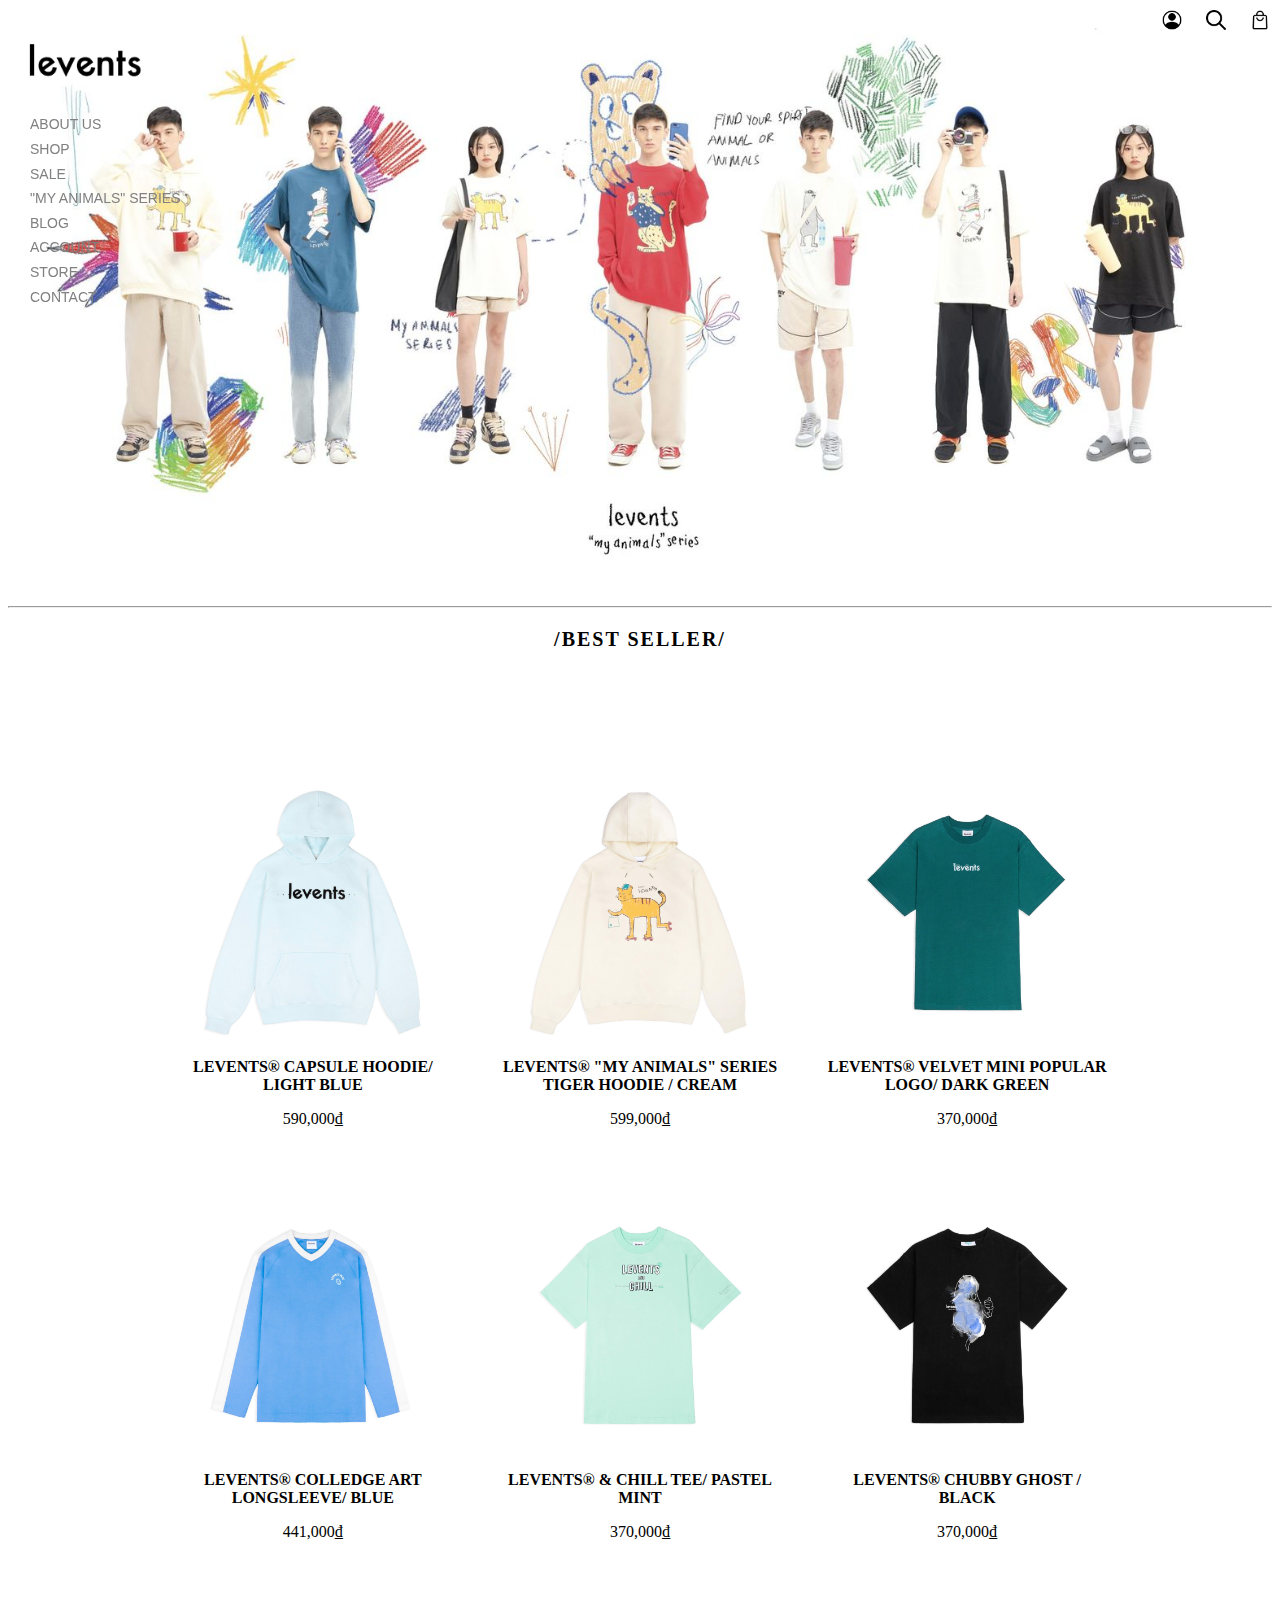
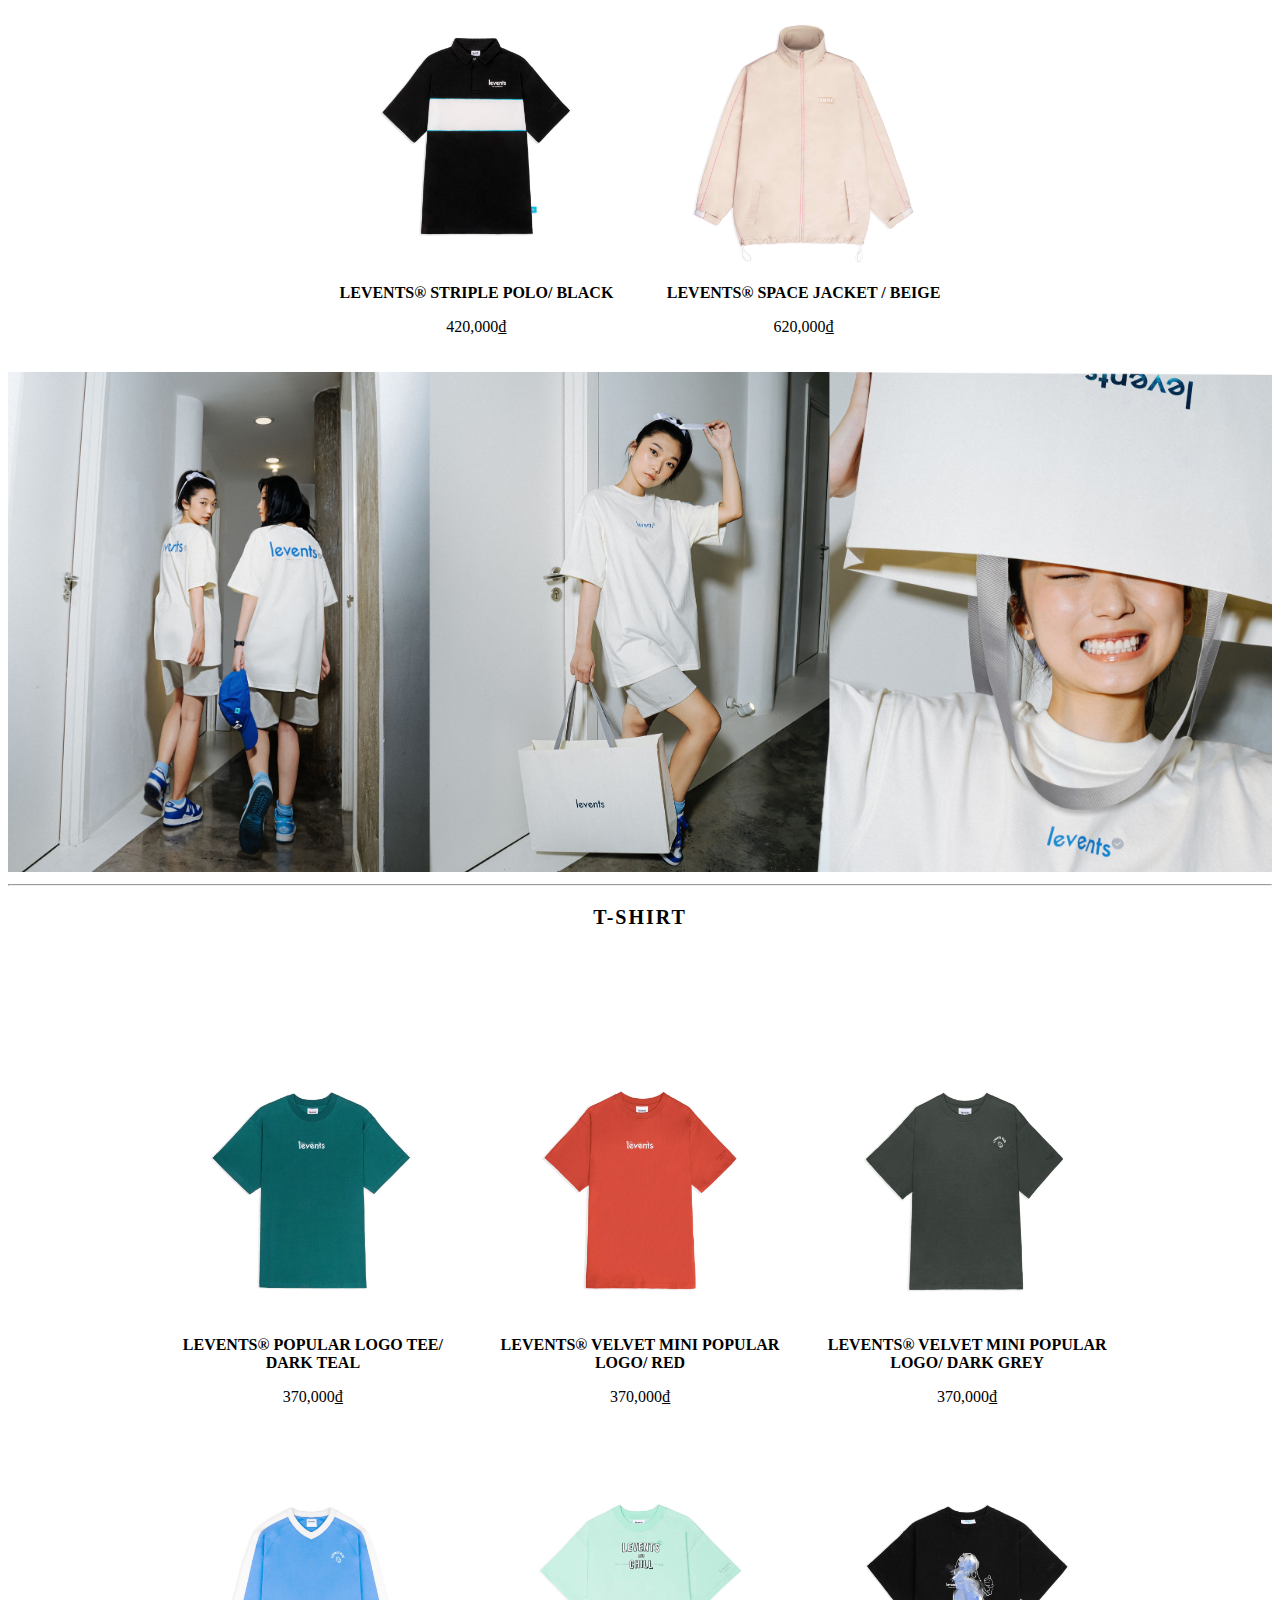
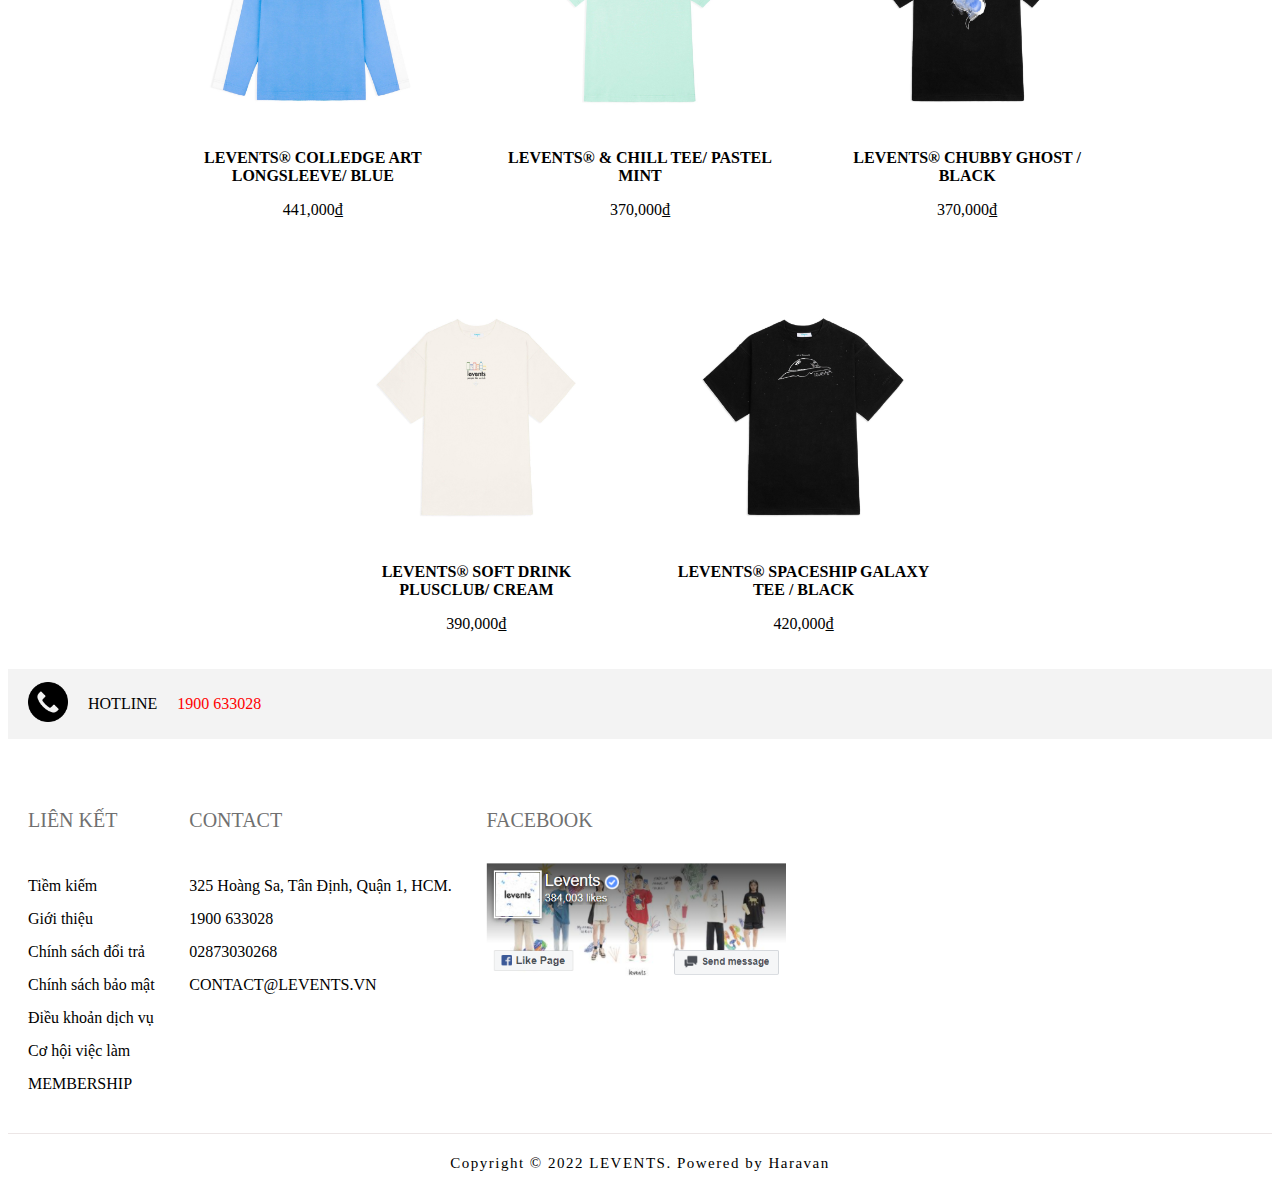
<file: index.html>
<!DOCTYPE html>
<html lang="en">
  <head>
    <meta charset="UTF-8" />
    <meta http-equiv="X-UA-Compatible" content="IE=edge" />
    <meta name="viewport" content="width= , initial-scale=1.0" />
    <title>LEVENTS®</title>
    <link rel="stylesheet" href="./css/mystyle.css" />
    <link href="https://unpkg.com/boxicons@2.1.1/css/boxicons.min.css" rel="stylesheet" />
  </head>
  <body>
    <header>
      <div class="header_left">
        <div class="logo">
          <img src="./icon/logo.png" alt="" />
        </div>
        <ul class="menu">
          <li class="menu_item"><a href="about us.html">About Us</a></li>
          <li class="menu_item"><a href="shop.html">Shop</a></li>
          <li class="menu_item">Sale</li>
          <li class="menu_item"><a href="animals.html">"MY ANIMALS" SERIES</a></li>
          <li class="menu_item">BLOG</li>
          <li class="menu_item">ACCOUNT</li>
          <li class="menu_item">STORE</li>
          <li class="menu_item">CONTACT</li>
        </ul>
      </div>
      <div class="header_right">
        <a class="icon" href="dangnhap.html"><img src="/icon/account.png" alt="" /></a>
        <a class="icon" href=""><img src="/icon/search.png" alt="" /></a>
        <a class="icon" href=""><img src="/icon/bag.png" alt="" /></a>
      </div>
    </header>
   <body>
      <section class="banner">
        <img src="./icon/banner.jpg" alt="" />
        <hr />
      </section>
      <section class="product">
        <h3 class="title">/BEST SELLER/</h3>
        <div class="list-product">
          <div class="product-item">
            <img src="./icon/light blue.jpg" />
            <b>LEVENTS® CAPSULE HOODIE/ LIGHT BLUE</b>
            <p>590,000₫</p>
          </div>
          <div class="product-item">
            <img src="./icon/yellow.jpg" />
            <b>LEVENTS® "MY ANIMALS" SERIES TIGER HOODIE / CREAM</b>
            <p>599,000₫</p>
          </div>
          <div class="product-item">
            <img src="./icon/green.jpg" alt="" />
            <b>LEVENTS® VELVET MINI POPULAR LOGO/ DARK GREEN</b>
            <p>370,000₫</p>
          </div>
          <div class="product-item">
            <img src="./icon/blue.jpg" alt="" />
            <b>LEVENTS® COLLEDGE ART LONGSLEEVE/ BLUE</b>
            <p>441,000₫</p>
          </div>
          <div class="product-item">
            <img src="./icon/mint.jpg" alt="" />
            <b>LEVENTS® & CHILL TEE/ PASTEL MINT</b>
            <p>370,000₫</p>
          </div>
          <div class="product-item">
            <img src="./icon/ghost.jpg" alt="" />
            <b>LEVENTS® CHUBBY GHOST / BLACK</b>
            <p>370,000₫</p>
          </div>
          <div class="product-item">
            <img src="./icon/polo.jpg" alt="" />
            <b>LEVENTS® STRIPLE POLO/ BLACK</b>
            <p>420,000₫</p>
          </div>
          <div class="product-item">
            <img src="./icon/jaclet.jpg" alt="" />
            <b>LEVENTS® SPACE JACKET / BEIGE</b>
            <p>620,000₫</p>
          </div>
        </div>
      </section>
      <div class="banner">
        <img src="./icon/banner2.jpg" alt="" />
        <hr />
      </div>
      <section class="product">
        <h3 class="title">T-SHIRT</h3>
        <div class="list-product">
          <div class="product-item">
            <img src="./icon/green.jpg" />
            <b>LEVENTS® POPULAR LOGO TEE/ DARK TEAL</b>
            <p>370,000₫</p>
          </div>
          <div class="product-item">
            <img src="./icon/red.jpg" />
            <b>LEVENTS® VELVET MINI POPULAR LOGO/ RED</b>
            <p>370,000₫</p>
          </div>
          <div class="product-item">
            <img src="./icon/dark grey.jpg" alt="" />
            <b>LEVENTS® VELVET MINI POPULAR LOGO/ DARK GREY</b>
            <p>370,000₫</p>
          </div>
          <div class="product-item">
            <img src="./icon/blue.jpg" alt="" />
            <b>LEVENTS® COLLEDGE ART LONGSLEEVE/ BLUE</b>
            <p>441,000₫</p>
          </div>
          <div class="product-item">
            <img src="./icon/mint.jpg" alt="" />
            <b>LEVENTS® & CHILL TEE/ PASTEL MINT</b>
            <p>370,000₫</p>
          </div>
          <div class="product-item">
            <img src="./icon/ghost.jpg" alt="" />
            <b>LEVENTS® CHUBBY GHOST / BLACK</b>
            <p>370,000₫</p>
          </div>
          <div class="product-item">
            <img src="./icon/cream.jpg" alt="" />
            <b>LEVENTS® SOFT DRINK PLUSCLUB/ CREAM</b>
            <p>390,000₫</p>
          </div>
          <div class="product-item">
            <img src="./icon/galaxy tee.jpg" alt="" />
            <b>LEVENTS® SPACESHIP GALAXY TEE / BLACK</b>
            <p>420,000₫</p>
          </div>
        </div>
      </section>
    </body>
    <footer>
      <div class="hotline">
        <a class="hotline-item" href=""
          ><img src="/icon/phone-call.png" alt=""
        /></a>
        <p class="hotline-item">HOTLINE</p>
        <p class="hotline-item phone">1900 633028</p>
      </div>
      <div class="info">
        <div class="info-wrap">
          <div class="info-item">
            <div class="info-item-title">LIÊN KẾT</div>
            <a href="">Tiềm kiếm</a>
            <a href="">Giới thiệu</a>
            <a href="">Chính sách đổi trả</a>
            <a href="">Chính sách bảo mật</a>
            <a href="">Điều khoản dịch vụ</a>
            <a href="">Cơ hội việc làm</a>
            <a href="">MEMBERSHIP</a>
          </div>
          <div class="info-item">
            <div class="info-item-title">CONTACT</div>
            <a href="">325 Hoàng Sa, Tân Định, Quận 1, HCM.</a>
            <a href="">1900 633028</a>
            <a href="">02873030268</a>
            <a href="">CONTACT@LEVENTS.VN</a>
          </div>
          <div class="info-item">
            <div class="info-item-title">FACEBOOK</div>
            <img src="/icon/Screenshot 2022-01-16 195734.png" alt="" />
          </div>
        </div>
      </div>
      <div class="botom">
        <p class="line"></p>
        <div class="copyright">
          Copyright © 2022 LEVENTS. Powered by Haravan
        </div>
      </div>
    </footer>
  </body>
</html>
</file>
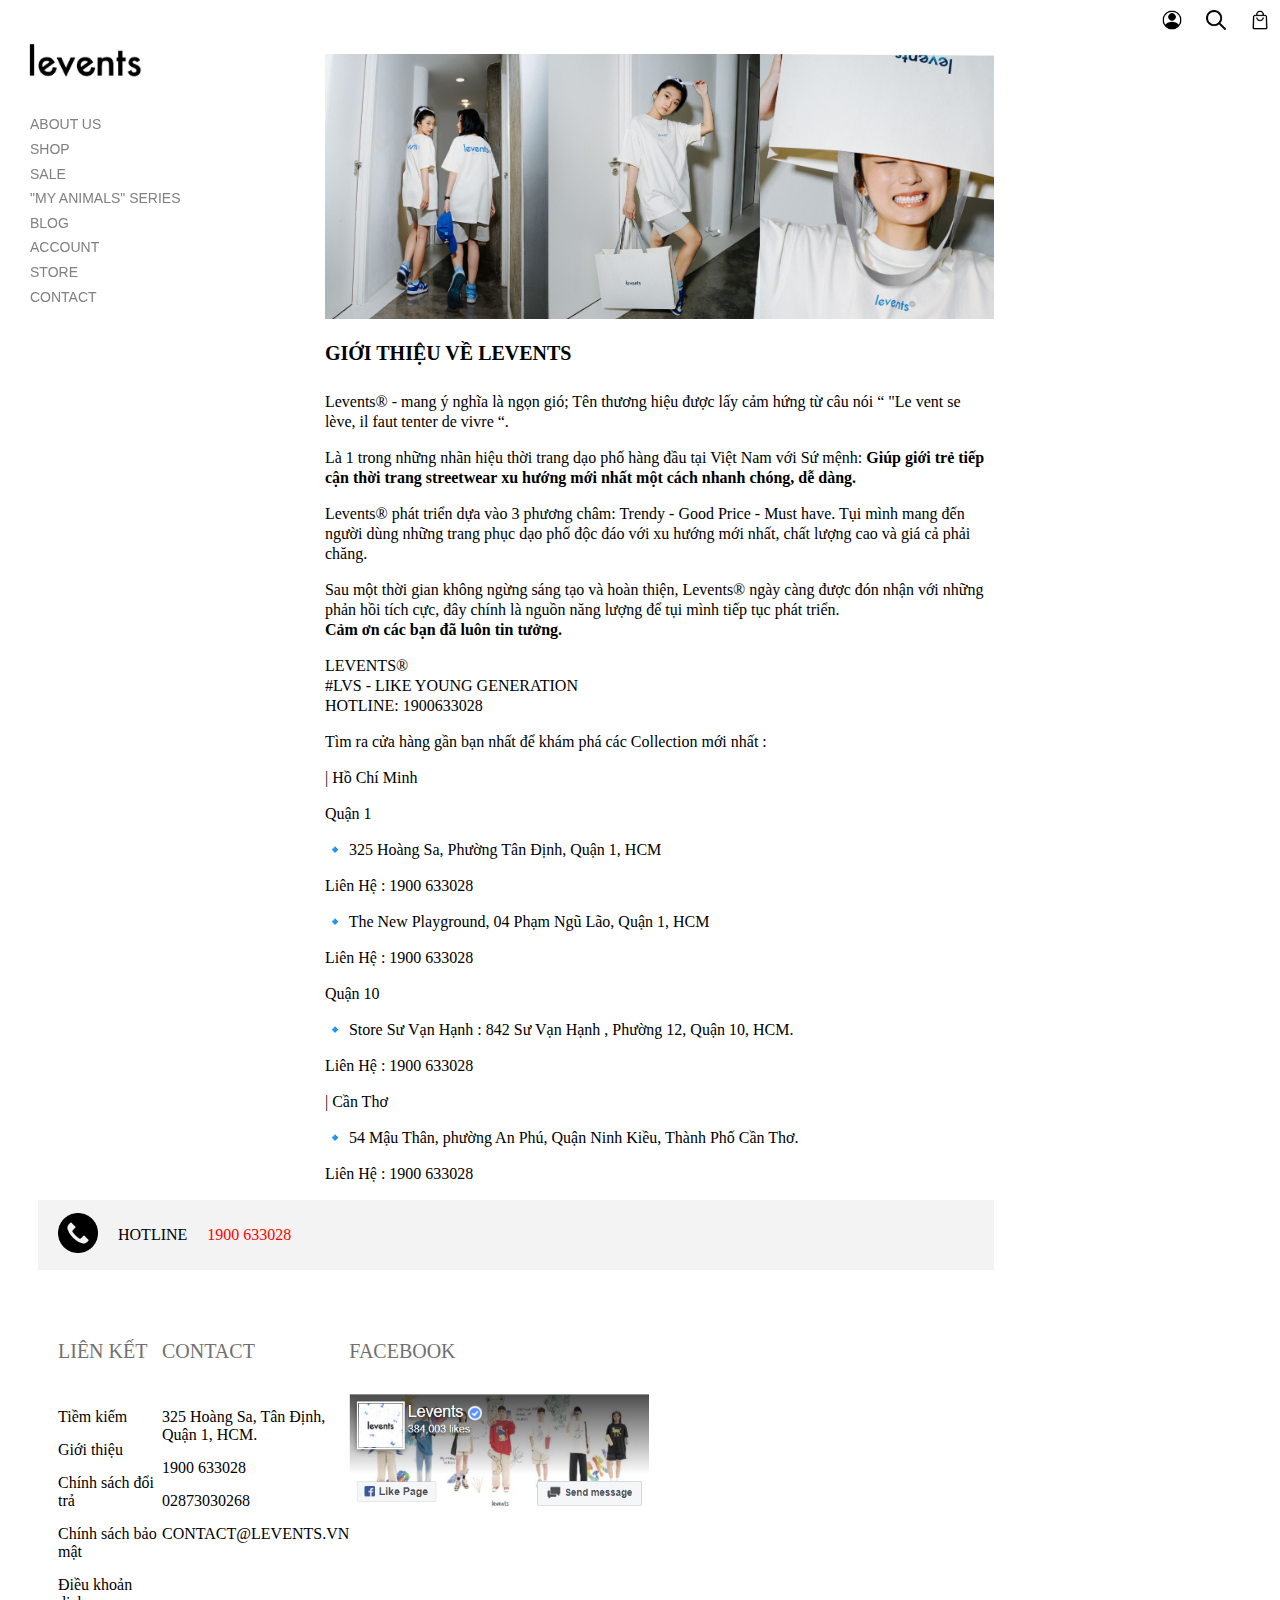
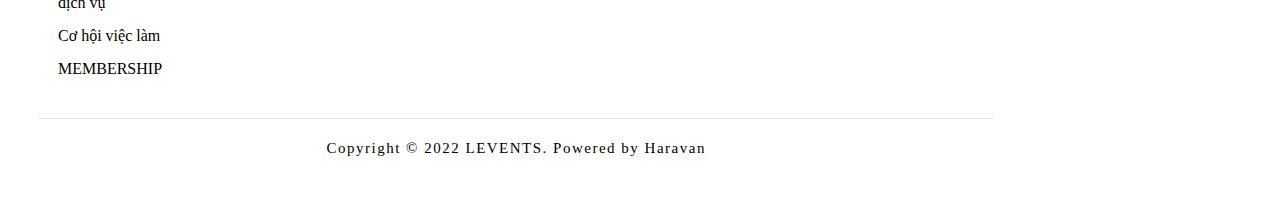
<file: about us.html>
<!DOCTYPE html>
<html lang="en">
<head>
  <meta charset="UTF-8">
  <meta http-equiv="X-UA-Compatible" content="IE=edge">
  <meta name="viewport" content="width=device-width, initial-scale=1.0">
  <title>Document</title>
  <link rel="stylesheet" href="css/gioithieu.css">
</head>
<head>
	<meta charset="UTF-8">
	<meta http-equiv="X-UA-Compatible" content="IE=edge">
	<meta name="viewport" content="width=device-width, initial-scale=1.0">
	<link rel="stylesheet" href="./css/mystyle.css">
	<link rel="stylesheet" href="https://cdnjs.cloudflare.com/ajax/libs/font-awesome/4.7.0/css/font-awesome.min.css">
	<title>Document</title>
</head>
<body>
    <header>
      <div class="header_left">
        <div class="logo">
          <img src="./icon/logo.png" alt="" />
        </div>
        <ul class="menu">
          <li class="menu_item">About Us</li>
          <li class="menu_item">Shop</li>
          <li class="menu_item">Sale</li>
          <li class="menu_item">"MY ANIMALS" SERIES</li>
          <li class="menu_item">BLOG</li>
          <li class="menu_item">ACCOUNT</li>
          <li class="menu_item">STORE</li>
          <li class="menu_item">CONTACT</li>
        </ul>
      </div>
      <div class="header_right">
        <a class="icon" href="dangnhap.html"><img src="/icon/account.png" alt="" /></a>
        <a class="icon" href=""><img src="/icon/search.png" alt="" /></a>
        <a class="icon" href=""><img src="/icon/bag.png" alt="" /></a>
      </div>
    </header>
     <div class="tab-content current" id="warranty1">
       <p><img src="icon/banner2.jpg" alt=""></p>
        <h2>GIỚI THIỆU VỀ LEVENTS</h2>
       <P>Levents® - mang ý nghĩa là ngọn gió; Tên thương hiệu được lấy cảm hứng từ câu nói “ "Le vent se lève, il faut tenter de vivre “.</P>
       <p>
         Là 1 trong những nhãn hiệu thời trang dạo phố hàng đầu tại Việt Nam với Sứ mệnh:
           <strong>Giúp giới trẻ tiếp cận thời trang streetwear xu hướng mới nhất một cách nhanh chóng, dễ dàng.</strong>
       </p>
       <p>Levents® phát triển dựa vào 3 phương châm: Trendy - Good Price - Must have. Tụi mình mang đến người dùng những trang phục dạo phố độc đáo với xu hướng mới nhất, chất lượng cao và giá cả phải chăng.</p>
       <p>Sau một thời gian không ngừng sáng tạo và hoàn thiện, Levents® ngày càng được đón nhận với những phản hồi tích cực, đây chính là nguồn năng lượng để tụi mình tiếp tục phát triển.<br><strong>Cảm ơn các bạn đã luôn tin tưởng.</strong></p>

<p>LEVENTS® <br>#LVS - LIKE YOUNG GENERATION<br>
HOTLINE: 1900633028</p>
<p>Tìm ra cửa hàng gần bạn nhất để khám phá các Collection mới nhất :</p>
<p>| Hồ Chí Minh</p>
<p>Quận 1</p>
<p>🔹 325 Hoàng Sa, Phường Tân Định, Quận 1, HCM</p>
<p>Liên Hệ : 1900 633028</p>
<p>🔹 The New Playground, 04 Phạm Ngũ Lão, Quận 1, HCM</p>
<p>Liên Hệ : 1900 633028</p>
<p>Quận 10</p>
<p>🔹 Store Sư Vạn Hạnh : 842 Sư Vạn Hạnh , Phường 12, Quận 10, HCM.</p>
<p>Liên Hệ : 1900 633028</p>
<p>| Cần Thơ</p>
<p>🔹 54 Mậu Thân, phường An Phú, Quận Ninh Kiều, Thành Phố Cần Thơ.</p>
<p>Liên Hệ : 1900 633028</p>
<footer>
      <div class="hotline">
        <a class="hotline-item" href=""
          ><img src="/icon/phone-call.png" alt=""
        /></a>
        <p class="hotline-item">HOTLINE</p>
        <p class="hotline-item phone">1900 633028</p>
      </div>
      <div class="info">
        <div class="info-wrap">
          <div class="info-item">
            <div class="info-item-title">LIÊN KẾT</div>
            <a href="">Tiềm kiếm</a>
            <a href="">Giới thiệu</a>
            <a href="">Chính sách đổi trả</a>
            <a href="">Chính sách bảo mật</a>
            <a href="">Điều khoản dịch vụ</a>
            <a href="">Cơ hội việc làm</a>
            <a href="">MEMBERSHIP</a>
          </div>
          <div class="info-item">
            <div class="info-item-title">CONTACT</div>
            <a href="">325 Hoàng Sa, Tân Định, Quận 1, HCM.</a>
            <a href="">1900 633028</a>
            <a href="">02873030268</a>
            <a href="">CONTACT@LEVENTS.VN</a>
          </div>
          <div class="info-item">
            <div class="info-item-title">FACEBOOK</div>
            <img src="/icon/Screenshot 2022-01-16 195734.png" alt="" />
          </div>
        </div>
      </div>
      <div class="botom">
        <p class="line"></p>
        <div class="copyright">
          Copyright © 2022 LEVENTS. Powered by Haravan
        </div>
      </div>
    </footer>

</body>
</html>
</file>
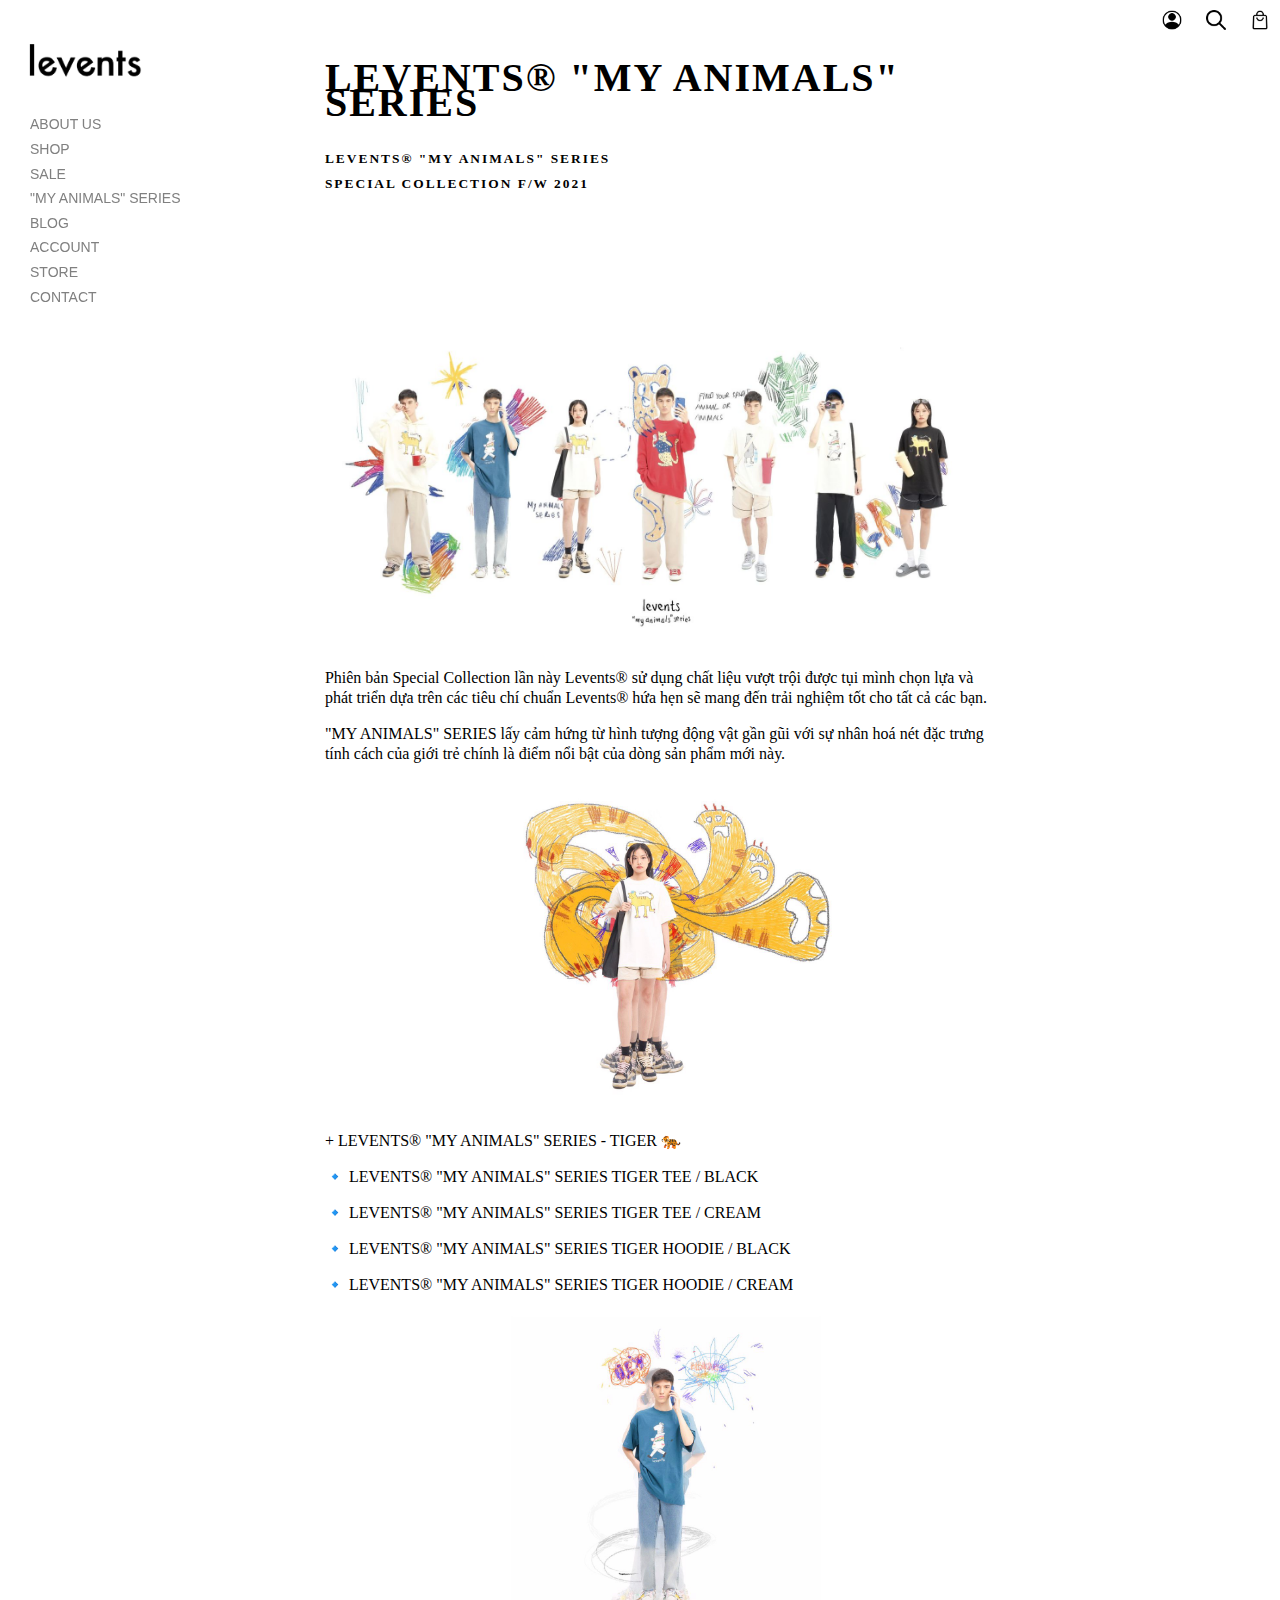
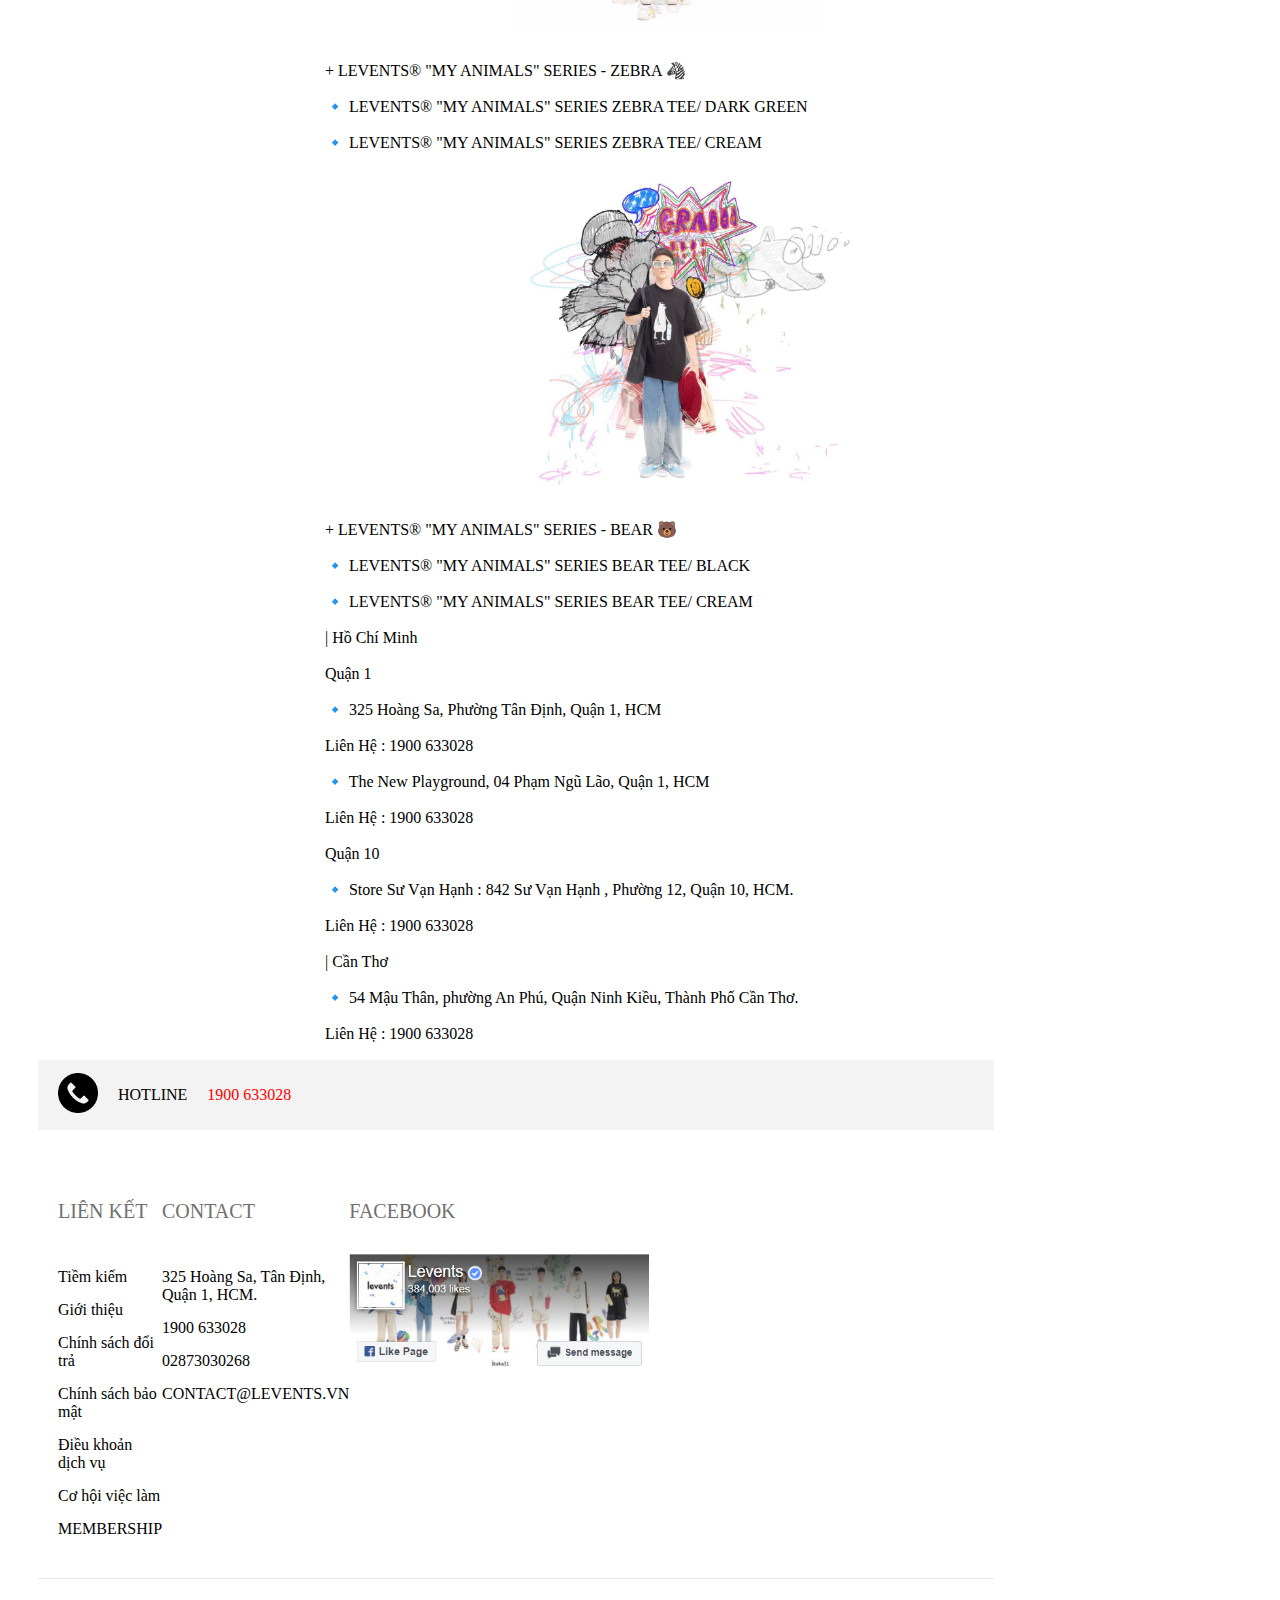
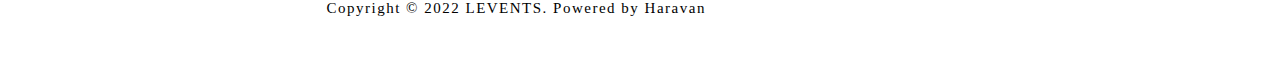
<file: animals.html>
<!DOCTYPE html>
<html lang="en">
<head>
  <meta charset="UTF-8">
  <meta http-equiv="X-UA-Compatible" content="IE=edge">
  <meta name="viewport" content="width=device-width, initial-scale=1.0">
  <title>Document</title>
  <link rel="stylesheet" href="css/animal.css">
</head>
<head>
	<meta charset="UTF-8">
	<meta http-equiv="X-UA-Compatible" content="IE=edge">
	<meta name="viewport" content="width=device-width, initial-scale=1.0">
	<link rel="stylesheet" href="./css/mystyle.css">
	<link rel="stylesheet" href="https://cdnjs.cloudflare.com/ajax/libs/font-awesome/4.7.0/css/font-awesome.min.css">
</head>
<body>
   <header>
      <div class="header_left">
        <div class="logo">
          <img src="./icon/logo.png" alt="" />
        </div>
        <ul class="menu">
          <li class="menu_item">About Us</li>
          <li class="menu_item">Shop</li>
          <li class="menu_item">Sale</li>
          <li class="menu_item">"MY ANIMALS" SERIES</li>
          <li class="menu_item">BLOG</li>
          <li class="menu_item">ACCOUNT</li>
          <li class="menu_item">STORE</li>
          <li class="menu_item">CONTACT</li>
        </ul>
      </div>
      <div class="header_right">
        <a class="icon" href="dangnhap.html"><img src="/icon/account.png" alt="" /></a>
        <a class="icon" href=""><img src="/icon/search.png" alt="" /></a>
        <a class="icon" href=""><img src="/icon/bag.png" alt="" /></a>
      </div>
    </header>
     <div class="tab-content current" id="warranty1">
      <div class="title">
     <h1>LEVENTS® "MY ANIMALS" SERIES</h1>
     <h6>LEVENTS® "MY ANIMALS" SERIES<br>
SPECIAL COLLECTION F/W 2021</h6>
      </div>


       <p><img src="icon/banner.jpg" alt=""></p>

       <P>Phiên bản Special Collection lần này Levents® sử dụng chất liệu vượt trội được tụi mình chọn lựa và phát triển dựa trên các tiêu chí chuẩn Levents® hứa hẹn sẽ mang đến trải nghiệm tốt cho tất cả các bạn. </P>
       <p>
         "MY ANIMALS" SERIES lấy cảm hứng từ hình tượng động vật gần gũi với sự nhân hoá nét đặc trưng tính cách của giới trẻ chính là điểm nổi bật của dòng sản phẩm mới này.
       </p>
       <p><img src="icon/banner3.jpg" alt=""></p>
       <p>+ LEVENTS® "MY ANIMALS" SERIES - TIGER 🐅</p>
       <p>🔹 LEVENTS® "MY ANIMALS" SERIES TIGER TEE  / BLACK</p>
       <p>🔹 LEVENTS® "MY ANIMALS" SERIES TIGER TEE  / CREAM</p>
       <p>🔹 LEVENTS® "MY ANIMALS" SERIES TIGER HOODIE  / BLACK<p>
       <p>🔹 LEVENTS® "MY ANIMALS" SERIES TIGER HOODIE  / CREAM<p>
         <p><img src="icon/banner4.jpg" alt=""></p>
         <p>+ LEVENTS® "MY ANIMALS" SERIES - ZEBRA 🦓</p>
         <p>🔹 LEVENTS® "MY ANIMALS" SERIES ZEBRA TEE/ DARK GREEN</p>
         <p>🔹 LEVENTS® "MY ANIMALS" SERIES ZEBRA TEE/ CREAM</p>
         <p><img src="icon/banner5.jpg" alt=""></p>
         <p>+ LEVENTS® "MY ANIMALS" SERIES - BEAR 🐻</p>
         <p>🔹 LEVENTS® "MY ANIMALS" SERIES BEAR TEE/ BLACK</p>
         <p>🔹 LEVENTS® "MY ANIMALS" SERIES BEAR TEE/ CREAM</p>
         <p>| Hồ Chí Minh</p>
<p>Quận 1</p>
<p>🔹 325 Hoàng Sa, Phường Tân Định, Quận 1, HCM</p>
<p>Liên Hệ : 1900 633028</p>
<p>🔹 The New Playground, 04 Phạm Ngũ Lão, Quận 1, HCM</p>
<p>Liên Hệ : 1900 633028</p>
<p>Quận 10</p>
<p>🔹 Store Sư Vạn Hạnh : 842 Sư Vạn Hạnh , Phường 12, Quận 10, HCM.</p>
<p>Liên Hệ : 1900 633028</p>
<p>| Cần Thơ</p>
<p>🔹 54 Mậu Thân, phường An Phú, Quận Ninh Kiều, Thành Phố Cần Thơ.</p>
<p>Liên Hệ : 1900 633028</p>
<footer>
      <div class="hotline">
        <a class="hotline-item" href=""
          ><img src="/icon/phone-call.png" alt=""
        /></a>
        <p class="hotline-item">HOTLINE</p>
        <p class="hotline-item phone">1900 633028</p>
      </div>
      <div class="info">
        <div class="info-wrap">
          <div class="info-item">
            <div class="info-item-title">LIÊN KẾT</div>
            <a href="">Tiềm kiếm</a>
            <a href="">Giới thiệu</a>
            <a href="">Chính sách đổi trả</a>
            <a href="">Chính sách bảo mật</a>
            <a href="">Điều khoản dịch vụ</a>
            <a href="">Cơ hội việc làm</a>
            <a href="">MEMBERSHIP</a>
          </div>
          <div class="info-item">
            <div class="info-item-title">CONTACT</div>
            <a href="">325 Hoàng Sa, Tân Định, Quận 1, HCM.</a>
            <a href="">1900 633028</a>
            <a href="">02873030268</a>
            <a href="">CONTACT@LEVENTS.VN</a>
          </div>
          <div class="info-item">
            <div class="info-item-title">FACEBOOK</div>
            <img src="/icon/Screenshot 2022-01-16 195734.png" alt="" />
          </div>
        </div>
      </div>
      <div class="botom">
        <p class="line"></p>
        <div class="copyright">
          Copyright © 2022 LEVENTS. Powered by Haravan
        </div>
      </div>
    </footer>


</body>
</html>
</file>
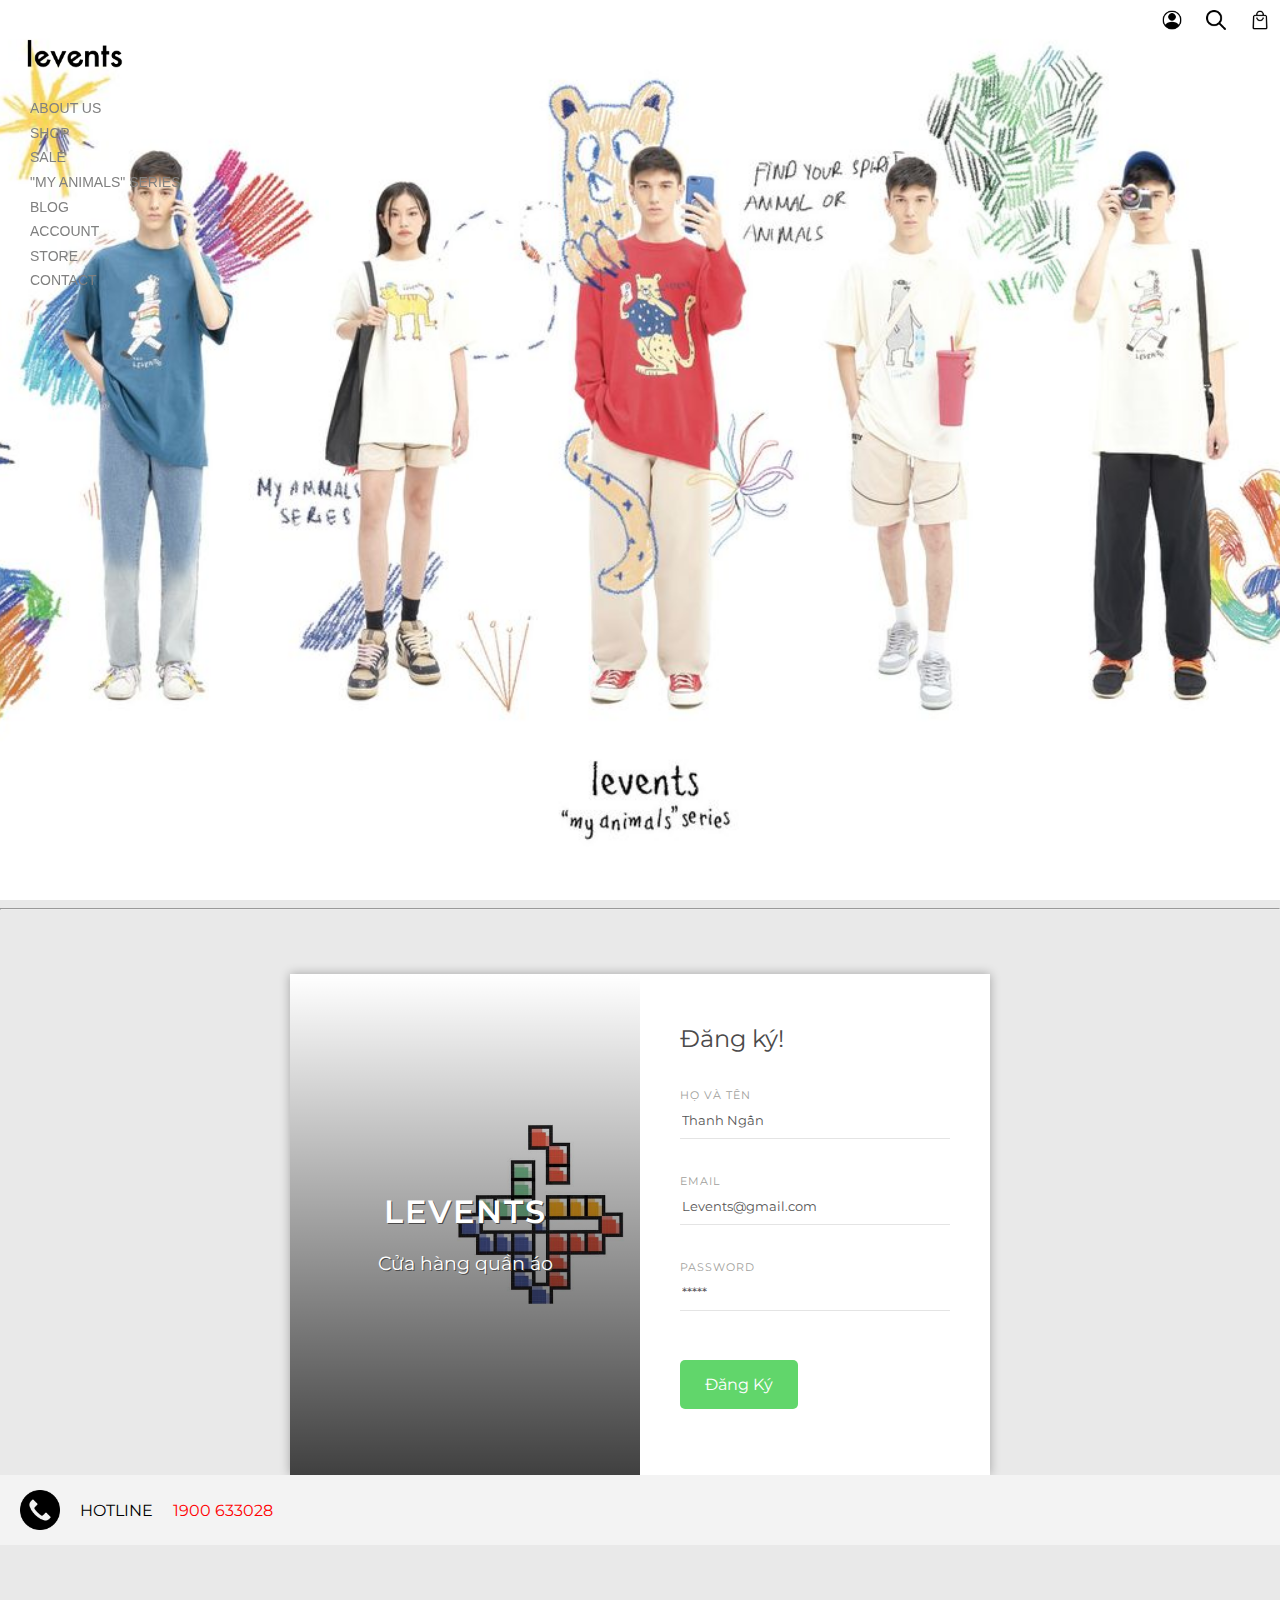
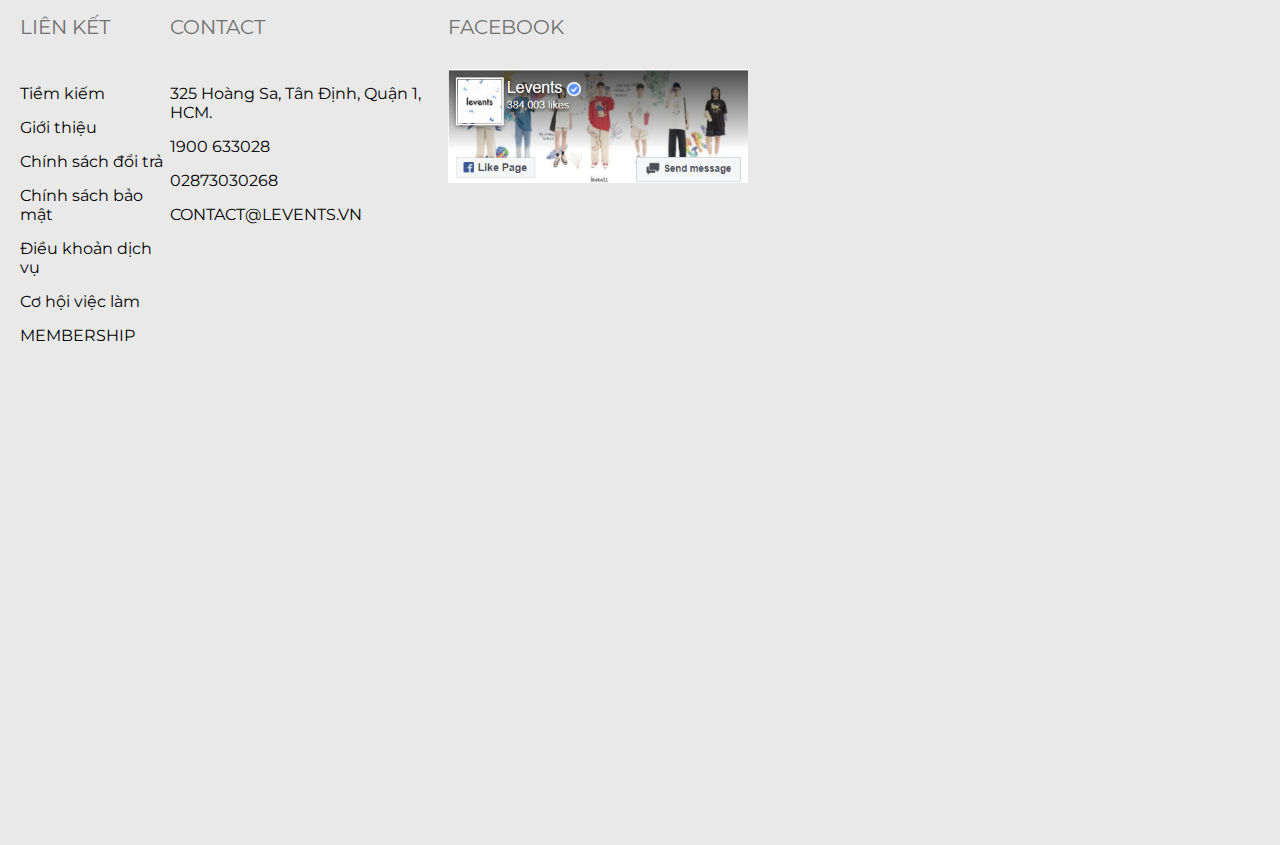
<file: dangky.html>
<html lang="en">
<head>
    <meta charset="UTF-8">
    <meta http-equiv="X-UA-Compatible" content="IE=edge">
    <meta name="viewport" content="width=device-width, initial-scale=1.0">
    <title>Document</title>
    <link rel="stylesheet" href="css/dangky.css">
</head>
<body>
    <html lang="en">
<head>
	<meta charset="UTF-8">
	<meta http-equiv="X-UA-Compatible" content="IE=edge">
	<meta name="viewport" content="width=device-width, initial-scale=1.0">
	<link rel="stylesheet" href="./css/mystyle.css">
	<link rel="stylesheet" href="https://cdnjs.cloudflare.com/ajax/libs/font-awesome/4.7.0/css/font-awesome.min.css">
	<title>Document</title>
</head>
<body>
     <header>
      <div class="header_left">
        <div class="logo">
          <img src="./icon/logo.png" alt="" />
        </div>
        <ul class="menu">
          <li class="menu_item"><a href="about us.html">About Us</a></li>
          <li class="menu_item"><a href="shop.html">Shop</a></li>
          <li class="menu_item">Sale</li>
          <li class="menu_item"><a href="animals.html">"MY ANIMALS" SERIES</a></li>
          <li class="menu_item">BLOG</li>
          <li class="menu_item">ACCOUNT</li>
          <li class="menu_item">STORE</li>
          <li class="menu_item">CONTACT</li>
        </ul>


      </div>
      <div class="header_right">
        <a class="icon" href="dangnhap.html"><img src="/icon/account.png" alt="" /></a>
        <a class="icon" href=""><img src="/icon/search.png" alt="" /></a>
        <a class="icon" href=""><img src="/icon/bag.png" alt="" /></a>
      </div>
    </header>
    <body>
      <section class="banner">
        <img src="./icon/banner.jpg" alt="" />
        <hr />
      </section>



    <div class="content-wrapper">
        <div class="content">
            <div class="signup-wrapper shadow-box">
                <div class="company-details ">

                    <div class="shadow"></div>
                    <div class="wrapper-1">
                        <div class="logo">
       <div class="icon-food">

                    </div>
                        </div>
                        <h1 class="title">Levents</h1>
                        <div class="slogan">Cửa hàng quần áo </div>
                    </div>

                </div>
                <div class="signup-form ">
                    <div class="wrapper-2">
                        <div class="form-title">Đăng ký!</div>
                        <div class="form">
                            <form>
                                <p class="content-item">
                                    <label>Họ và tên
                                        <input type="text" placeholder="Thanh Ngân"  required>
                                    </label>
                                </p>

                                <p class="content-item">
                                    <label>email
                                        <input type="text"  placeholder="Levents@gmail.com" name="email" required>
                                    </label>
                                </p>

                                <p class="content-item">

                                    <label>password
                                        <input type="password" placeholder="*****" name="psw" required>
                                    </label>
                                </p>


                                <button type="submit"  class="signup"> Đăng ký </button>

                            </form>
                        </div>
                    </div>

                </div>

            </div>
        </div>
    </div>


    <link href="https://fonts.googleapis.com/css?family=Montserrat:400,700" rel="stylesheet">
     <footer>
      <div class="hotline">
        <a class="hotline-item" href=""
          ><img src="/icon/phone-call.png" alt=""
        /></a>
        <p class="hotline-item">HOTLINE</p>
        <p class="hotline-item phone">1900 633028</p>
      </div>
      <div class="info">
        <div class="info-wrap">
          <div class="info-item">
            <div class="info-item-title">LIÊN KẾT</div>
            <a href="">Tiềm kiếm</a>
            <a href="">Giới thiệu</a>
            <a href="">Chính sách đổi trả</a>
            <a href="">Chính sách bảo mật</a>
            <a href="">Điều khoản dịch vụ</a>
            <a href="">Cơ hội việc làm</a>
            <a href="">MEMBERSHIP</a>
          </div>
          <div class="info-item">
            <div class="info-item-title">CONTACT</div>
            <a href="">325 Hoàng Sa, Tân Định, Quận 1, HCM.</a>
            <a href="">1900 633028</a>
            <a href="">02873030268</a>
            <a href="">CONTACT@LEVENTS.VN</a>
          </div>
          <div class="info-item">
            <div class="info-item-title">FACEBOOK</div>
            <img src="/icon/Screenshot 2022-01-16 195734.png" alt="" />
          </div>
        </div>
      </div>
    </footer>

</body>
</html>
</file>
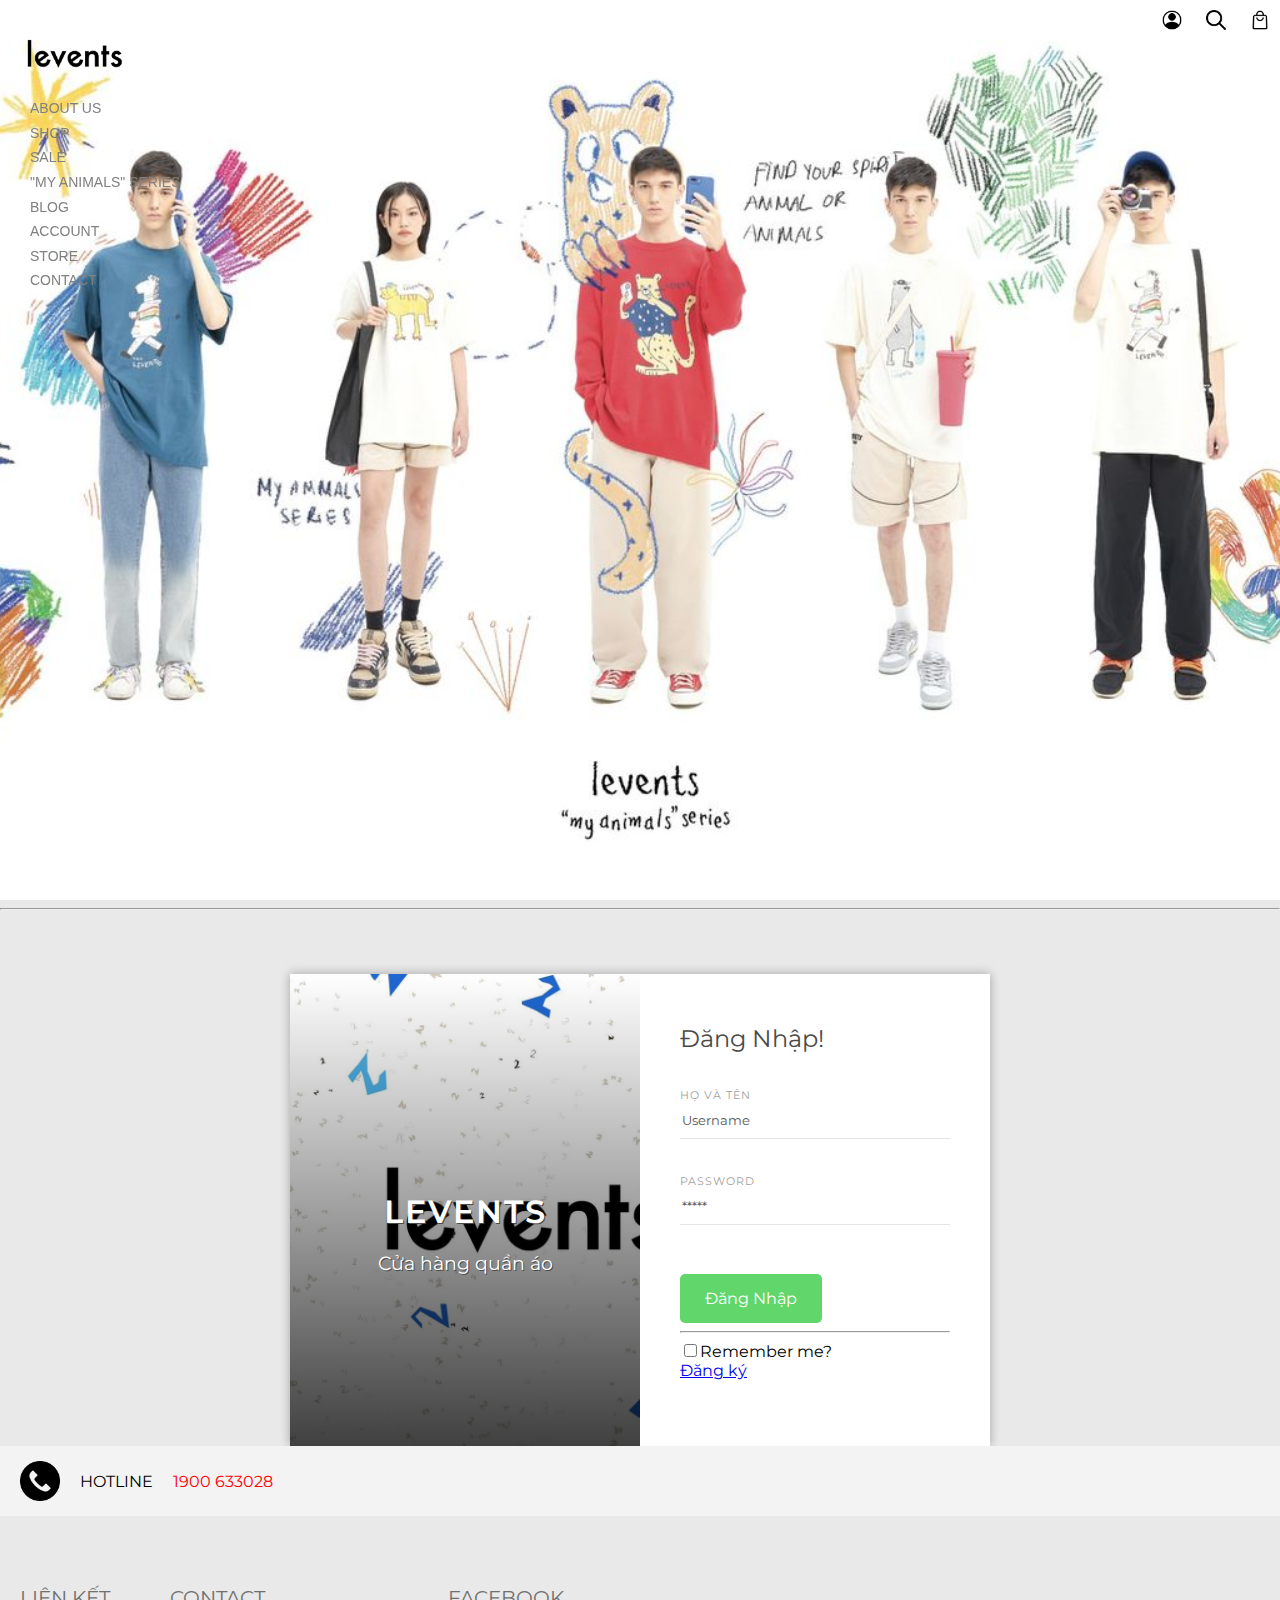
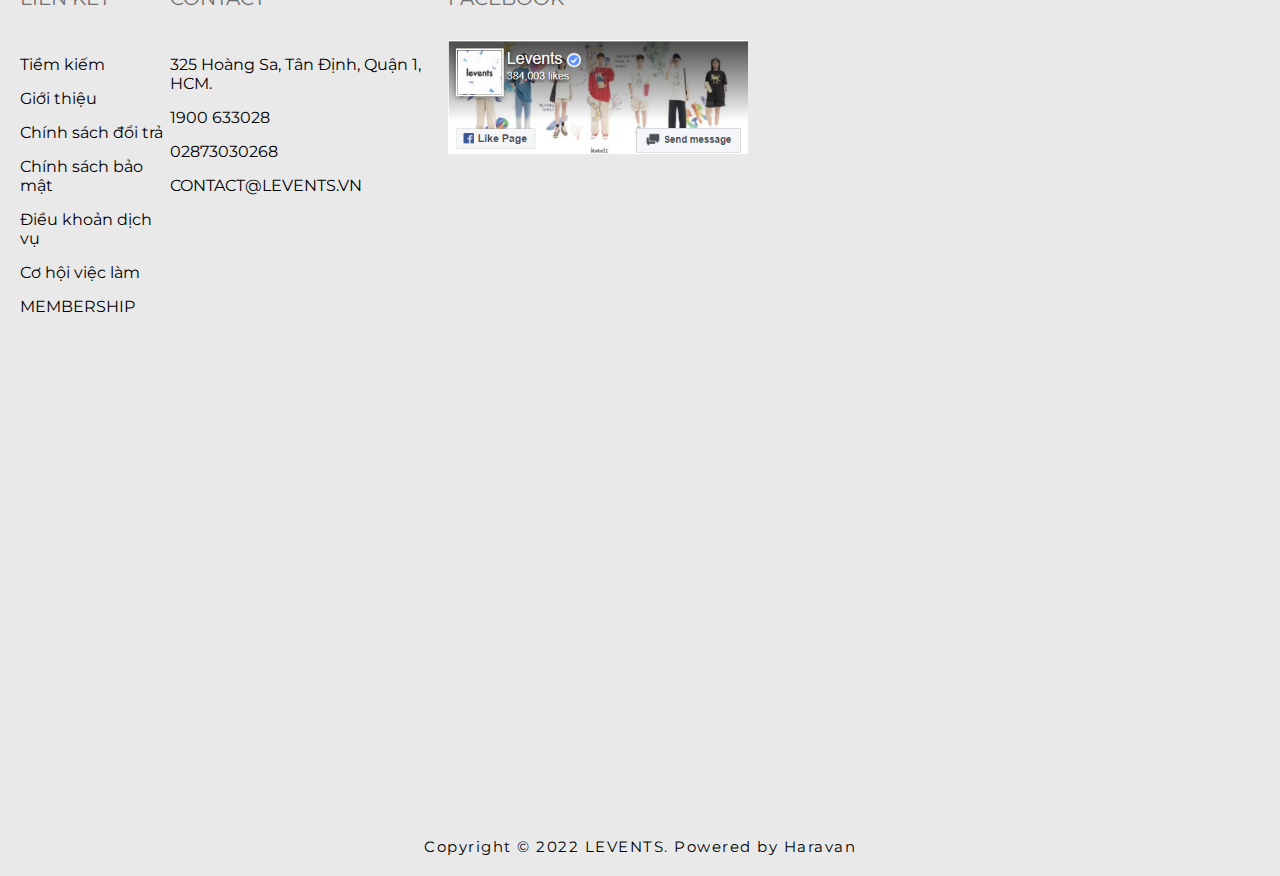
<file: dangnhap.html>
<html lang="en">
<head>
    <meta charset="UTF-8">
    <meta http-equiv="X-UA-Compatible" content="IE=edge">
    <meta name="viewport" content="width=device-width, initial-scale=1.0">
    <title>Document</title>
    <link rel="stylesheet" href="css/dn.css">
</head>
<body>
    <html lang="en">
<head>
	<meta charset="UTF-8">
	<meta http-equiv="X-UA-Compatible" content="IE=edge">
	<meta name="viewport" content="width=device-width, initial-scale=1.0">
	<link rel="stylesheet" href="./css/mystyle.css">
	<link rel="stylesheet" href="https://cdnjs.cloudflare.com/ajax/libs/font-awesome/4.7.0/css/font-awesome.min.css">
	<title>Document</title>
</head>
<body>
     <header>
      <div class="header_left">
        <div class="logo">
          <img src="./icon/logo.png" alt="" />
        </div>
        <ul class="menu">
          <li class="menu_item"><a href="about us.html">About Us</a></li>
          <li class="menu_item"><a href="shop.html">Shop</a></li>
          <li class="menu_item">Sale</li>
          <li class="menu_item"><a href="animals.html">"MY ANIMALS" SERIES</a></li>
          <li class="menu_item">BLOG</li>
          <li class="menu_item">ACCOUNT</li>
          <li class="menu_item">STORE</li>
          <li class="menu_item">CONTACT</li>
        </ul>


      </div>
      <div class="header_right">
        <a class="icon" href="dangnhap.html"><img src="/icon/account.png" alt="" /></a>
        <a class="icon" href=""><img src="/icon/search.png" alt="" /></a>
        <a class="icon" href=""><img src="/icon/bag.png" alt="" /></a>
      </div>
    </header>
    <body>
      <section class="banner">
        <img src="./icon/banner.jpg" alt="" />
        <hr />
      </section>





    <div class="content-wrapper">
        <div class="content">
            <div class="signup-wrapper shadow-box">
                <div class="company-details ">

                    <div class="shadow"></div>
                    <div class="wrapper-1">
                        <div class="logo">
       <div class="icon-food">

                    </div>
                        </div>
                        <h1 class="title">Levents</h1>
                        <div class="slogan">Cửa hàng quần áo </div>
                    </div>

                </div>
                <div class="signup-form ">
                    <div class="wrapper-2">
                        <div class="form-title">Đăng Nhập!</div>
                        <div class="form">
                            <form>
                                <p class="content-item">
                                    <label>Họ và tên
                                        <input type="text" placeholder="Username"  required>
                                    </label>
                                </p>


                                <p class="content-item">

                                    <label>password
                                        <input type="password" placeholder="*****" name="psw" required>
                                    </label>
                                </p>


                                <button type="submit"  class="signup"> Đăng nhập </button>
                                <hr>
                               <div class="submit">
                                   <input type="checkbox">Remember me?<br>
                                   <a href="dangky.html" class=""> Đăng ký</a>



                               </div>



                            </form>
                        </div>
                    </div>

                </div>

            </div>
        </div>
    </div>


    <link href="https://fonts.googleapis.com/css?family=Montserrat:400,700" rel="stylesheet">
       <footer>
      <div class="hotline">
        <a class="hotline-item" href=""
          ><img src="/icon/phone-call.png" alt=""
        /></a>
        <p class="hotline-item">HOTLINE</p>
        <p class="hotline-item phone">1900 633028</p>
      </div>
      <div class="info">
        <div class="info-wrap">
          <div class="info-item">
            <div class="info-item-title">LIÊN KẾT</div>
            <a href="">Tiềm kiếm</a>
            <a href="">Giới thiệu</a>
            <a href="">Chính sách đổi trả</a>
            <a href="">Chính sách bảo mật</a>
            <a href="">Điều khoản dịch vụ</a>
            <a href="">Cơ hội việc làm</a>
            <a href="">MEMBERSHIP</a>
          </div>
          <div class="info-item">
            <div class="info-item-title">CONTACT</div>
            <a href="">325 Hoàng Sa, Tân Định, Quận 1, HCM.</a>
            <a href="">1900 633028</a>
            <a href="">02873030268</a>
            <a href="">CONTACT@LEVENTS.VN</a>
          </div>
          <div class="info-item">
            <div class="info-item-title">FACEBOOK</div>
            <img src="/icon/Screenshot 2022-01-16 195734.png" alt="" />
          </div>
        </div>
      </div>
      <div class="botom">
        <p class="line"></p>
        <div class="copyright">
          Copyright © 2022 LEVENTS. Powered by Haravan
        </div>
      </div>
    </footer>

</body>
</html>
</file>
<file: css/mystyle.css>
.banner img {
  width: 100%;
  height: 100%;
  object-fit: cover;
}
.banner{
  width: 100%;
}
.logo {
  width: 200px;
  padding: 15px;
}
.logo img {
  width: 100%;
  height: 100%;
  object-fit: cover;
}
.menu {
  padding-left: 30px;
  margin: 0px;
}
.menu li:hover {
  color: black;
  font-weight: bold;
}
.menu .menu_item {
  list-style-type: none;
  text-transform: uppercase;
  color: #808080;
  font-family: "Gotham Light", sans-serif !important;
  display: block;
  text-align: left;
  margin-bottom: 5px;
  line-height: 1.4;
  font-size: 14px;
}

.tab-content img{
    width: 100%;
}
.menu .menu_item a{
  text-decoration: none;
   list-style-type: none;
  text-transform: uppercase;
  color:  #808080;
  font-family: "Gotham Light", sans-serif !important;
   display: block;
  text-align: left;
  margin-bottom: 5px;
  line-height: 1.4;
  font-size: 14px;
}
.menu .menu_item a:hover {
color: black;
font-weight: bold;
}

.menu_item a{text-decoration: none;}
header {
  display: flex;
  justify-content: space-between;
  align-items: center;
}


header {
  position: fixed;
  top: 0;
  left: 0;
  right: 0;
}
body {
  position: relative;
}
.header_right {
  align-self: flex-start;
  z-index: 10;
}
.container .row {
	display: flex;
    flex-wrap: wrap;
    justify-content: space-between;
}
.container .row .box  .button_sign a.register{
    background: rgb(143, 3, 3);
    color: #fff;
    padding: 10px 5px;
    display: inline-block;
}
.container .row .box .button_sign a.login{
    padding: 10px 5px;
    display: inline-block;
}
.container .row .box  {
	display: flex;
    align-items: center;

}
.container .row .box a{
	text-decoration: none;
color:yellow;
background:  #3e3e3f;
}


.header_right .icon img {
  width: 20px;
  margin: 10px;
}
.header_left {
  z-index: 10;
}
.item {
  width: 50px;
}
body {
  position: relative;
}
/* .banner {
  width: 100%;
  height: 100vh;
  position: absolute;
  top: 0;
} */

.product {
  width: 80%;
  margin: auto;
  text-align: center;
  /* height: 1000px; */
}
.title {
  letter-spacing: 2px;
  font-size: 20px;
  margin-bottom: 100px;
}
.top {
  margin-top: 60vh;
}
.product .list-product .product-item {
  width: 28%;
  display: inline-block;
  margin: 20px 20px;
}
.product .list-product .product-item img {
  max-width: 100%;
}
.hotline {
  display: flex;
  align-items: center;
  height: 70px;
  background-color: #f3f3f3;
}
.hotline .hotline-item {
  margin-left: 20px;
}
.hotline .hotline-item img {
  width: 40px;
}
.phone {
  color: red;
}
.info {
  width: 100%;
  height: 100%;
}
.info-wrap {
  width: 60%;
  display: flex;
  justify-content: space-between;
  align-items: center;
  padding: 20px;
  margin-bottom: 20px;
}
.info-item {
  display: flex;
  flex-direction: column;
  margin-top: 50px;
  align-self: flex-start;
}
.info-item-title {
  color: #707070;
  font-size: 20px;
  margin-bottom: 30px;
}
.info-item a {
  text-decoration: none;
  color: black;
  margin-top: 15px;
}
.info-item img {
  width: 300px;
}
.botom {
  height: 60px;
  align-items: center;
  position: relative;
}
.botom .line {
  height: 1px;
  background-color: #ece6e6;
  margin: 0px;
}
.botom .copyright {
  text-align: center;
  font-size: 14px;
  letter-spacing: 1.5px;
  font-size: 15px;
  position: absolute;
  top: 50%;
  left: 50%;
  transform: translate(-50%, -50%);
}
.product-item:hover{
 transition: all .1s linear;
  box-shadow: rgba(6, 24, 44, 0.4) 0px 0px 0px 2px, rgba(6, 24, 44, 0.65) 0px 4px 6px -1px, rgba(255, 255, 255, 0.08) 0px 1px 0px inset;
  transform: scale(1.05);
}
</file>
<file: css/gioithieu.css>
section{
    width: 100%;
}

.tab-content.current {
    display: block;
}
.tab-content img{
    width: 90%;
}
.tab-content {
    float: left;
    width: 75.667%;
    border-radius: 8px;
    padding: 30px 30px 20px;
    color:black;
    display: none;

}
.tab-content h2 {
    color: black;
    font-size: 20px;
    line-height: 25px;
    padding: 0 0 10px;
    font-weight: 700;
      text-align: left;
      margin-left: 30%;
}

.tab-content p {
    display: block;
    font-size: 16px;
    line-height: 20px;
    padding: 6px 50;
    text-align: left;
    position: right;
margin-left:30%;
}
</file>
<file: css/animal.css>
section{
    width: 100%;
}

.tab-content.current {
    display: block;
}
.tab-content img{
    width: 90%;
}
.tab-content {
    float: left;
    width: 75.667%;
    border-radius: 8px;
    padding: 30px 30px 20px;
    color:black;
    display: none;

}
.tab-content .title {
    color: black;
    font-size: 20px;
    line-height: 25px;
    padding: 0 0 10px;
    font-weight: 700;
      text-align: left;
      margin-left: 30%;
}
.tab-content p {
    display: block;
    font-size: 16px;
    line-height: 20px;
    padding: 6px 50;
    text-align: left;
    position: right;
margin-left:30%;
}
</file>
<file: css/dangky.css>
* {
    box-sizing: border-box;
    font-family: 'Montserrat', sans-serif ;
}
body{
    margin: 0;
    padding:0;
    background: #e9e9e9;
}
.content{
    width: 1280px;
    max-width: 100%;
    margin: 0 auto;
}


.shadow-box{
    background: white;
}
p{
    padding: 0;
    margin: 0;
}
@media (min-width: 700px) {
    .shadow-box{
        box-shadow: 0 0 10px 0 rgba(0, 0, 0, 0.3);
    }
}

.signup-wrapper .company-details {
    background: url("le.jpg");
    background-size: cover;
  position:relative;


}
.signup-wrapper .company-details:before {
    content: "";
  position: absolute;
    display: block;
    left: 0;
    right: 0;
    bottom: 0;
    height: 100%;
    background: linear-gradient(to top, rgba(0,0,0,0.75) 0%,rgba(0,0,0,0) 100%);
}

.signup-wrapper .company-details .wrapper-1{
    position: relative;
    padding-bottom: 10px;
    padding-top: 22px;

}
.signup-wrapper .company-details .logo {
    padding: 0 20px;
    width: 20%;
    margin: 0 auto;
}
.signup-wrapper .company-details .logo .icon-food {

    background-size:contain ;
    background-repeat: no-repeat;
    width: 38px;
    height: 38px;
    margin: 0 auto;
}
.signup-wrapper .company-details .title {
    padding: 20px;
    width: 74%;
    margin: 0 auto;
    text-transform: uppercase;
    color: #fff;
    font-weight: 600;
    font-size: 2em;
    text-shadow: 1px 1px #4b4a4a;
    text-align: center;

}
.signup-wrapper .company-details .slogan {
   display: none;
}

.signup-wrapper .signup-form .wrapper-2{
    padding: 14px 20px;
    margin: 30px 80px;
}
.signup-wrapper .signup-form .form-title{
    font-size: 1.5em;
    color:  #4b4a4a;
    padding: 5px;
    text-align: center;

}
.signup-wrapper .signup-form .form .content-item{
    text-transform: uppercase;
    color: #A19F9C;
    font-size: 0.7em;
    letter-spacing: 1px;
    margin-top: 35px;
    text-align: center;
}
.signup-wrapper .signup-form .form input[type=text],.signup-wrapper .signup-form .form input[type=password]{
    border: none;
    border-bottom: 1px solid #e4e4e4;
    padding-top: 10px;
    padding-bottom: 10px;
    display: block;

    text-align: center;
    width: 100%;
}

.signup-wrapper .signup-form .signup {
    background-color: #61d66b;
    border: none;
    color: white;
    padding: 15px 25px;
    font-size: 1em;
    text-transform: capitalize;
    margin-top: 49px;
    border-radius: 5px;

}
.signup-wrapper .signup-form .login{
    color: #D60CA7;
    padding: 20px;
    font-weight: 600;
    text-decoration: none;
    font-size: 0.9em;
    width: 95%;
    margin: 0 auto;
    display: inline-block;
    text-align: center;

}
input::placeholder {
    color: #575757;
}

@media (min-width: 200px) {

    .signup-wrapper .signup-form .wrapper-2{
        margin: 30px 23px;
    }

    .signup-wrapper .company-details .title {
        width: 90%;
        font-size: 1.5em;
    }

}
@media (min-width: 300px) {
    .signup-wrapper .signup-form .login{
        display: inline-block;
    }
    .signup-wrapper .signup-form .wrapper-2{
        margin: 30px 60px;
    }

    .signup-wrapper .company-details .title {
        width: 80%;
       font-size: 2em;
    }

}
@media (min-width: 500px) {
    .signup-wrapper .signup-form .login{
        display: inline;
    }
}

@media (min-width: 700px) {
    .signup-wrapper .company-details,
    .signup-wrapper .signup-form {
        width: 50%;
    }
    .signup-wrapper {
       display: flex;
        max-width: 700px;
        margin: 0 auto;
        margin-top: 5%;
    }
    .signup-wrapper .company-details .wrapper-1 {
        padding-bottom: 150px;
        padding-top: 160px;
    }
    .signup-wrapper .company-details .slogan {
        padding: 0 20px;
        width: 70%;
        margin: 0 auto;
        color: #fff;
        font-size: 1.2em;
        text-align: center;
        text-shadow: 1px 1px #4b4a4a;
        display: block;
    }
    .signup-wrapper .company-details .title {
        width: 76%;
    }
    .signup-wrapper .signup-form .wrapper-2{
        padding: 50px 40px;
        margin: 0;
    }

    .signup-wrapper .signup-form .login{
        display: inline;
    }
    .signup-wrapper .signup-form .form .content-item{
        text-align: initial;
    }
    .signup-wrapper .signup-form .form input[type=text],.signup-wrapper .signup-form .form input[type=password]{
        text-align: initial;

    }
   .signup-wrapper .signup-form .form-title{
        text-align: initial;
     padding :0;
    }

}
</file>
<file: css/dn.css>
* {
    box-sizing: border-box;
    font-family: 'Montserrat', sans-serif ;
}
body{
    margin: 0;
    padding:0;
    background: #e9e9e9;
}
.content{
    width: 1280px;
    max-width: 100%;
    margin: 0 auto;
}


.shadow-box{
    background: white;
}
p{
    padding: 0;
    margin: 0;
}
@media (min-width: 700px) {
    .shadow-box{
        box-shadow: 0 0 10px 0 rgba(0, 0, 0, 0.3);
    }
}

.signup-wrapper .company-details {
    background: url("levents.jpg");
    background-size: cover;
  position:relative;


}
.signup-wrapper .company-details:before {
    content: "";
  position: absolute;
    display: block;
    left: 0;
    right: 0;
    bottom: 0;
    height: 100%;
    background: linear-gradient(to top, rgba(0,0,0,0.75) 0%,rgba(0,0,0,0) 100%);
}

.signup-wrapper .company-details .wrapper-1{
    position: relative;
    padding-bottom: 10px;
    padding-top: 22px;

}
.signup-wrapper .company-details .logo {
    padding: 0 20px;
    width: 20%;
    margin: 0 auto;
}
.signup-wrapper .company-details .logo .icon-food {

    background-size:contain ;
    background-repeat: no-repeat;
    width: 38px;
    height: 38px;
    margin: 0 auto;
}
.signup-wrapper .company-details .title {
    padding: 20px;
    width: 74%;
    margin: 0 auto;
    text-transform: uppercase;
    color: #fff;
    font-weight: 600;
    font-size: 2em;
    text-shadow: 1px 1px #4b4a4a;
    text-align: center;

}
.signup-wrapper .company-details .slogan {
   display: none;
}

.signup-wrapper .signup-form .wrapper-2{
    padding: 14px 20px;
    margin: 30px 80px;
}
.signup-wrapper .signup-form .form-title{
    font-size: 1.5em;
    color:  #4b4a4a;
    padding: 5px;
    text-align: center;

}
.signup-wrapper .signup-form .form .content-item{
    text-transform: uppercase;
    color: #A19F9C;
    font-size: 0.7em;
    letter-spacing: 1px;
    margin-top: 35px;
    text-align: center;
}
.signup-wrapper .signup-form .form input[type=text],.signup-wrapper .signup-form .form input[type=password]{
    border: none;
    border-bottom: 1px solid #e4e4e4;
    padding-top: 10px;
    padding-bottom: 10px;
    display: block;

    text-align: center;
    width: 100%;
}

.signup-wrapper .signup-form .signup {
    background-color: #61d66b;
    border: none;
    color: white;
    padding: 15px 25px;
    font-size: 1em;
    text-transform: capitalize;
    margin-top: 49px;
    border-radius: 5px;

}
.signup-wrapper .signup-form .login{
    color: #D60CA7;
    padding: 20px;
    font-weight: 600;
    text-decoration: none;
    font-size: 0.9em;
    width: 95%;
    margin: 0 auto;
    display: inline-block;
    text-align: center;

}
input::placeholder {
    color: #575757;
}

@media (min-width: 200px) {

    .signup-wrapper .signup-form .wrapper-2{
        margin: 30px 23px;
    }

    .signup-wrapper .company-details .title {
        width: 90%;
        font-size: 1.5em;
    }

}
@media (min-width: 300px) {
    .signup-wrapper .signup-form .login{
        display: inline-block;
    }
    .signup-wrapper .signup-form .wrapper-2{
        margin: 30px 60px;
    }

    .signup-wrapper .company-details .title {
        width: 80%;
       font-size: 2em;
    }

}
@media (min-width: 500px) {
    .signup-wrapper .signup-form .login{
        display: inline;
    }
}

@media (min-width: 700px) {
    .signup-wrapper .company-details,
    .signup-wrapper .signup-form {
        width: 50%;
    }
    .signup-wrapper {
       display: flex;
        max-width: 700px;
        margin: 0 auto;
        margin-top: 5%;
    }
    .signup-wrapper .company-details .wrapper-1 {
        padding-bottom: 150px;
        padding-top: 160px;
    }
    .signup-wrapper .company-details .slogan {
        padding: 0 20px;
        width: 70%;
        margin: 0 auto;
        color: #fff;
        font-size: 1.2em;
        text-align: center;
        text-shadow: 1px 1px #4b4a4a;
        display: block;
    }
    .signup-wrapper .company-details .title {
        width: 76%;
    }
    .signup-wrapper .signup-form .wrapper-2{
        padding: 50px 40px;
        margin: 0;
    }

    .signup-wrapper .signup-form .login{
        display: inline;
    }
    .signup-wrapper .signup-form .form .content-item{
        text-align: initial;
    }
    .signup-wrapper .signup-form .form input[type=text],.signup-wrapper .signup-form .form input[type=password]{
        text-align: initial;

    }
   .signup-wrapper .signup-form .form-title{
        text-align: initial;
     padding :0;
    }
}
</file>
